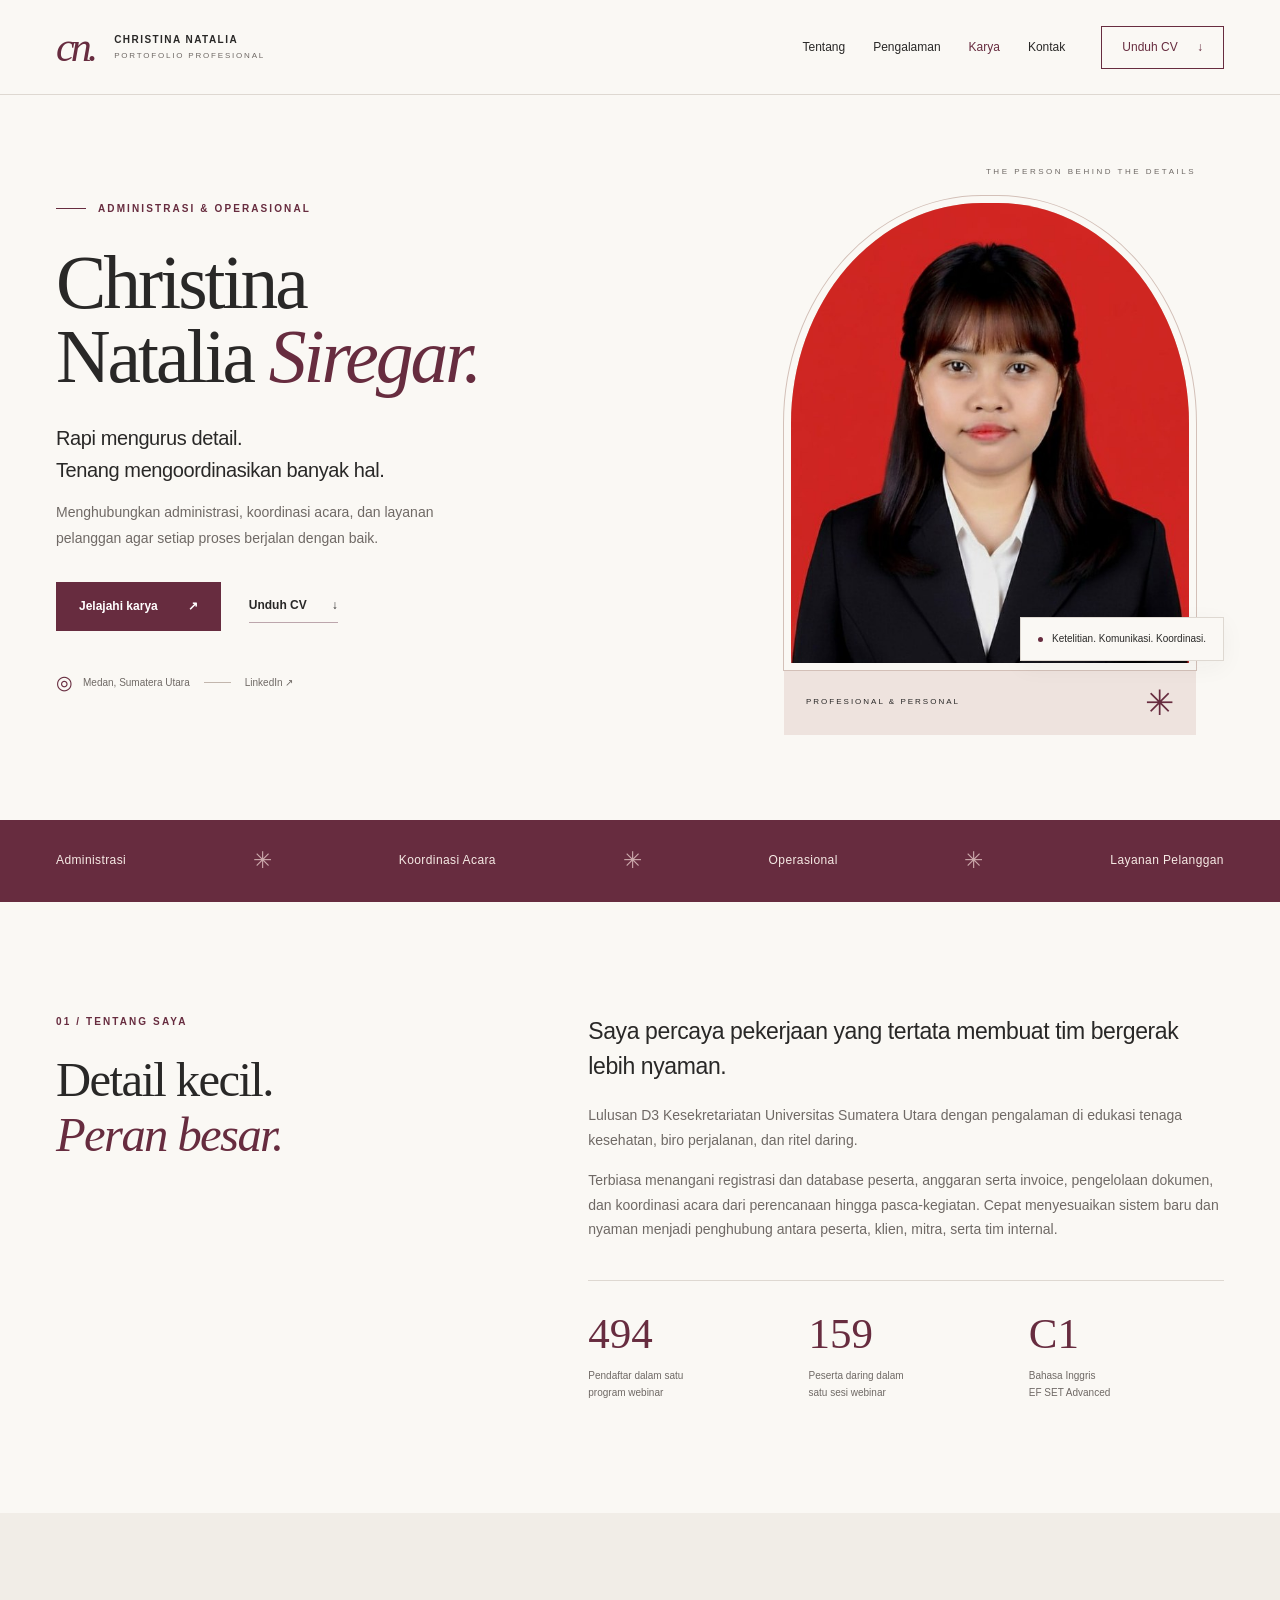
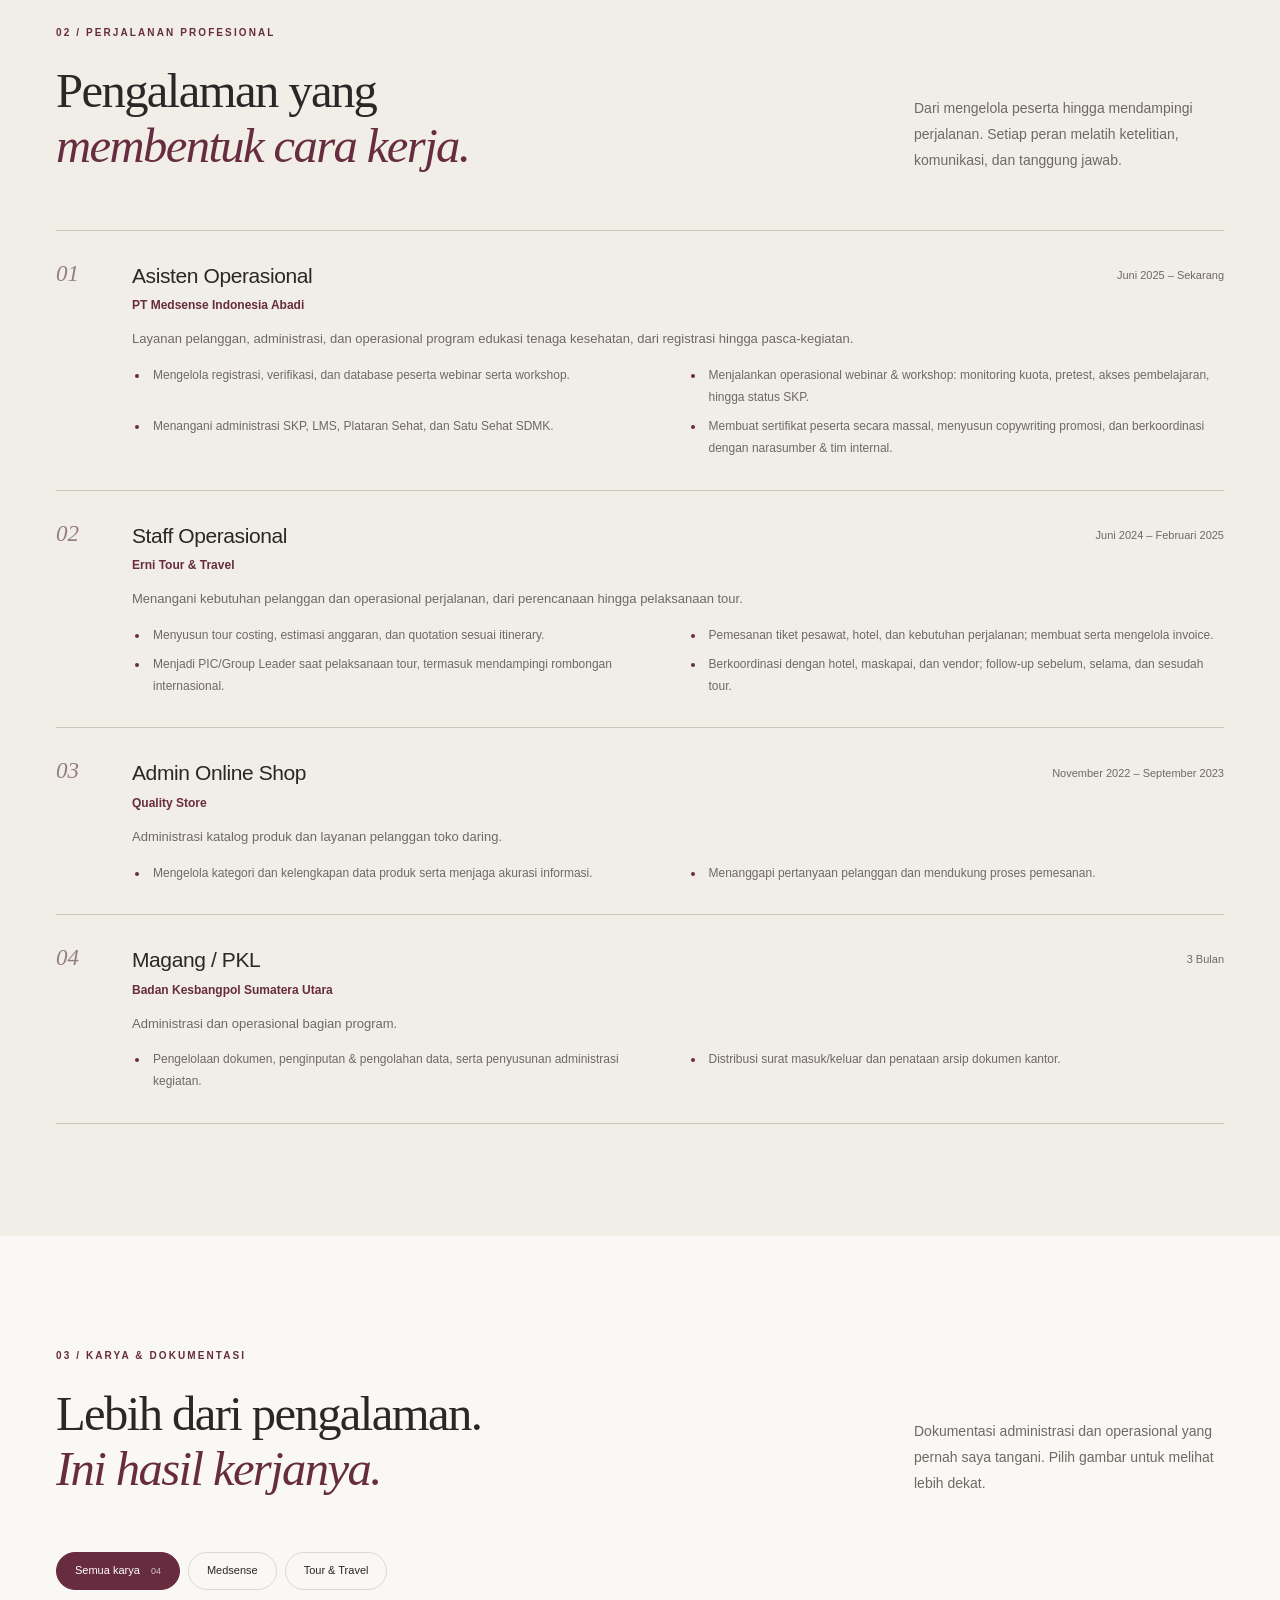
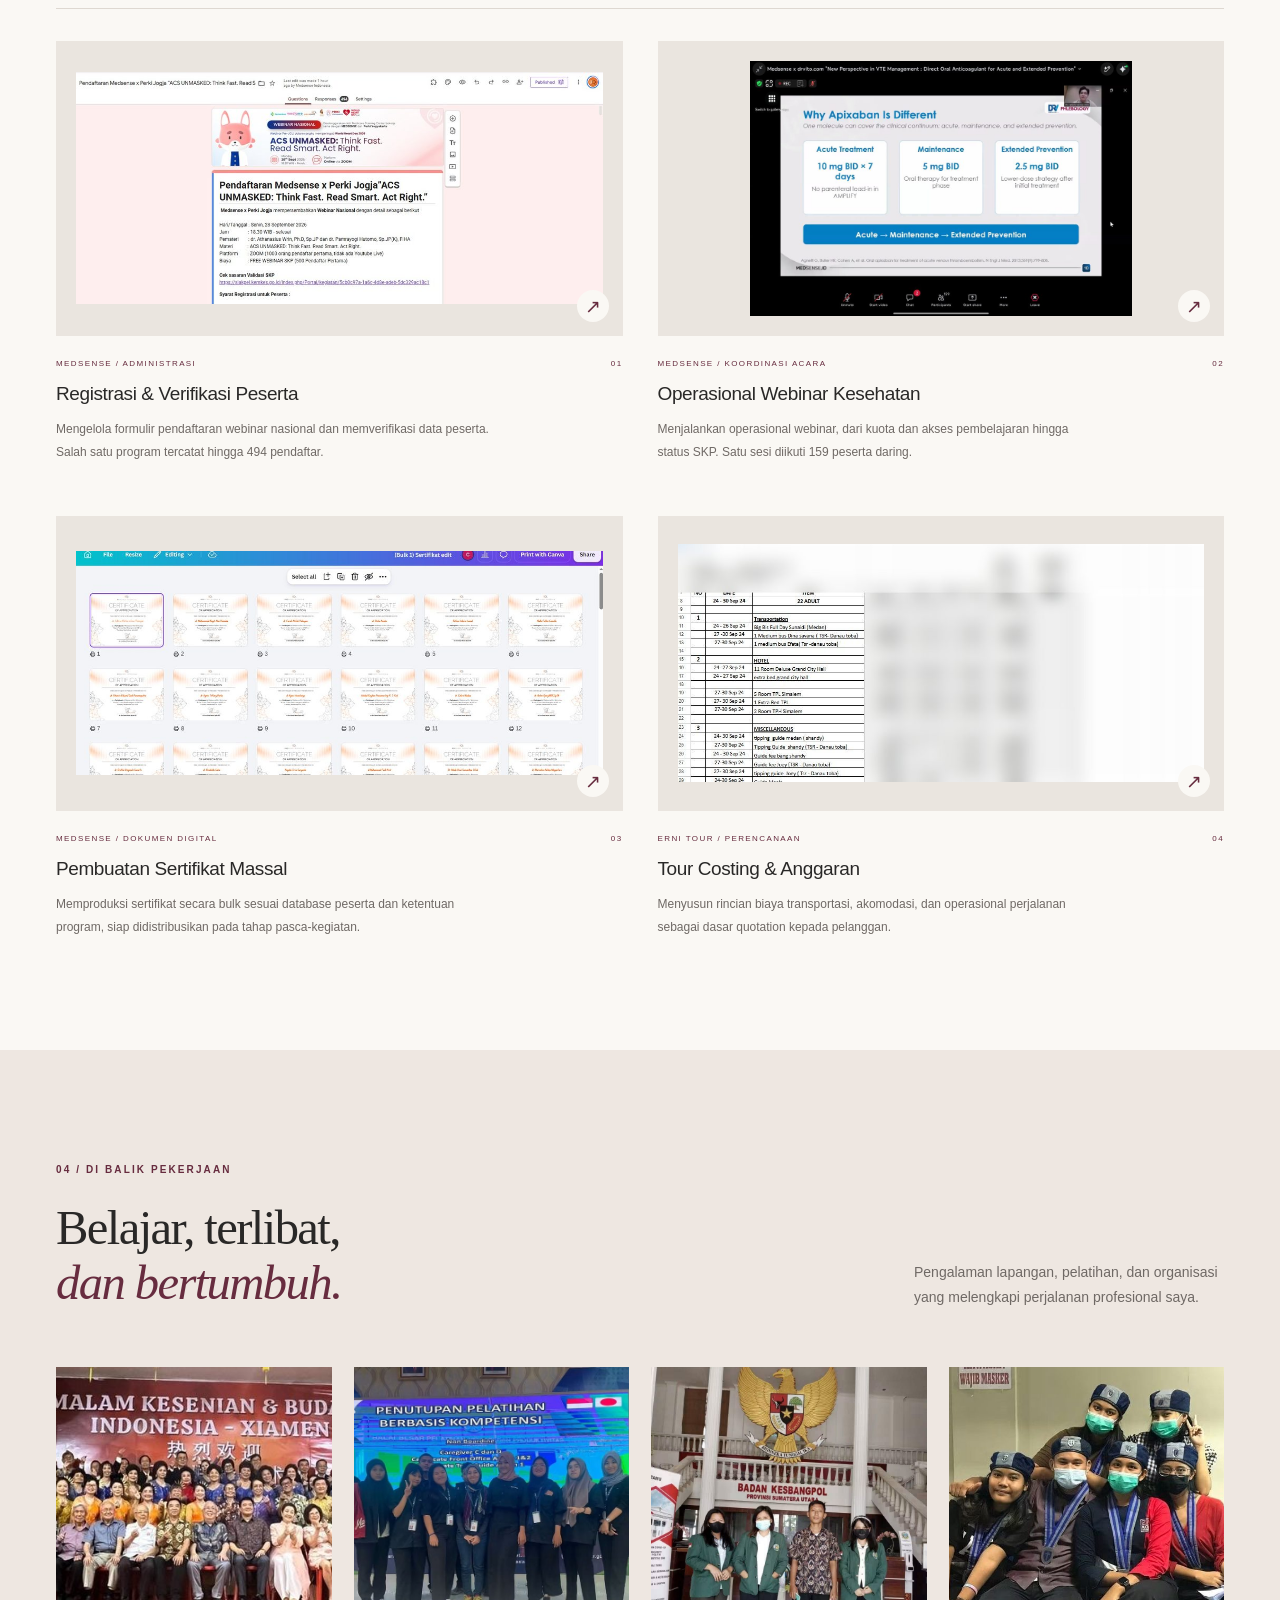
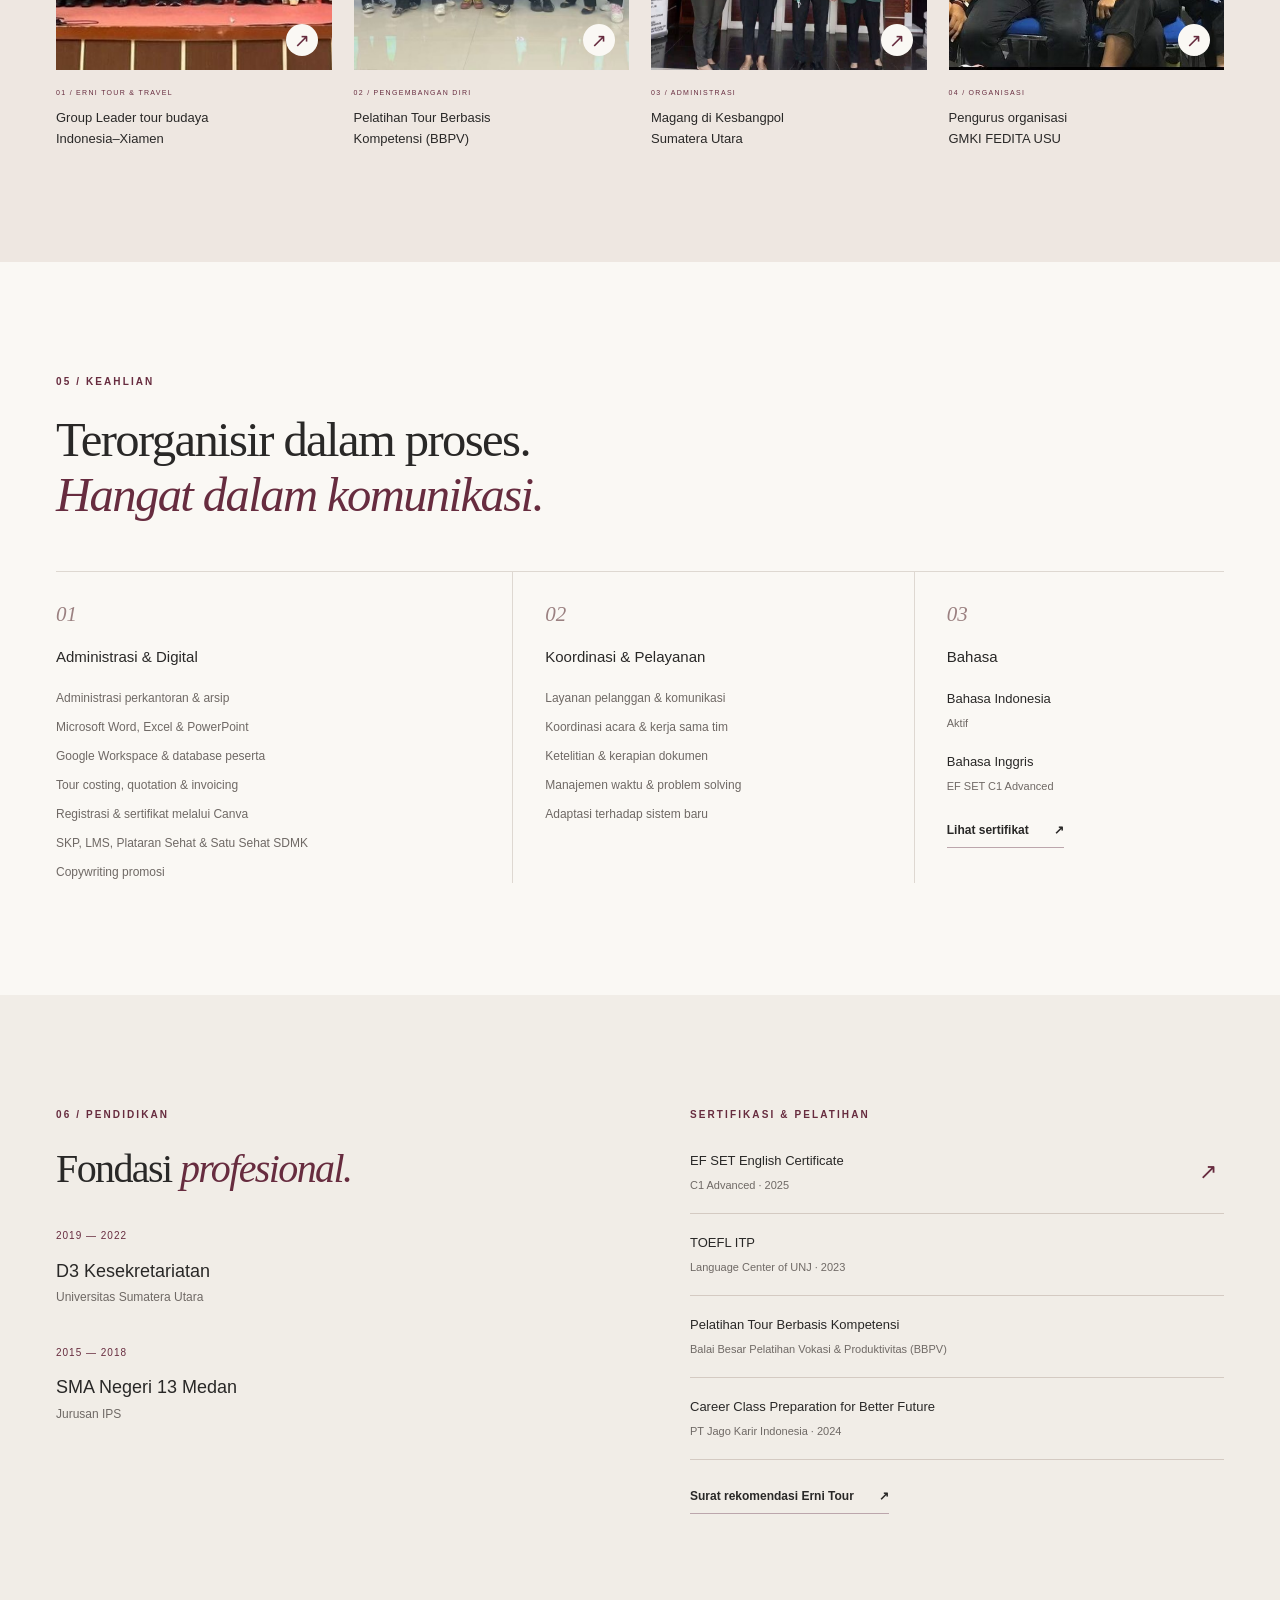
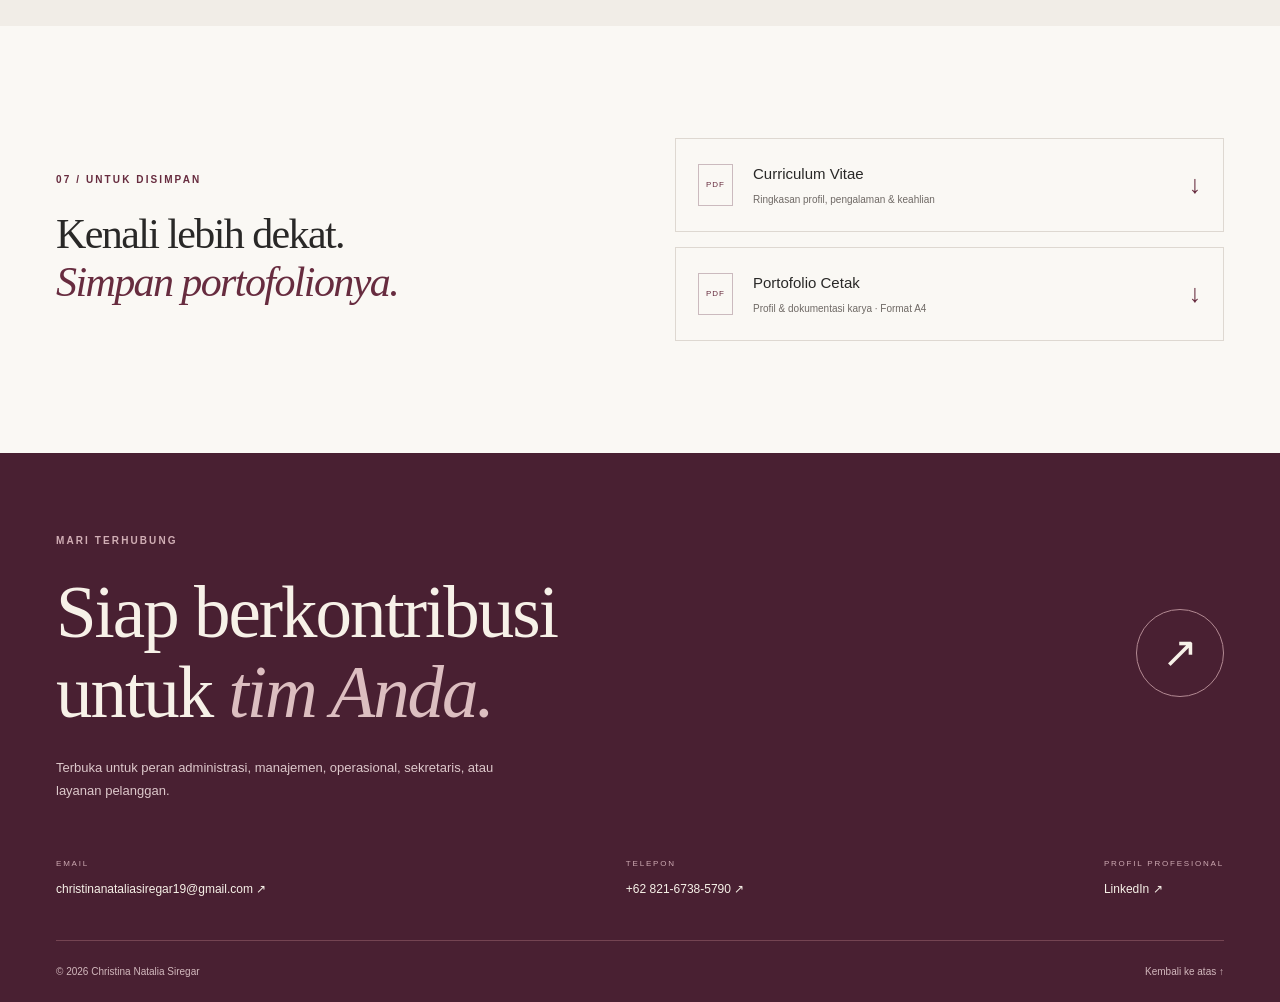
<file: index.html>
<!doctype html>
<html lang="id">
<head>
  <meta charset="utf-8">
  <meta name="viewport" content="width=device-width, initial-scale=1">
  <meta name="theme-color" content="#672c3f">
  <meta name="description" content="Portofolio Christina Natalia Siregar: administrasi, operasional, koordinasi acara, dan layanan pelanggan. Lihat pengalaman, bukti kerja, serta unduh CV dan portofolio PDF.">
  <meta property="og:title" content="Christina Natalia Siregar | Portofolio Profesional">
  <meta property="og:description" content="Teliti dalam administrasi. Andal dalam koordinasi. Jelajahi pengalaman dan bukti kerja Christina Natalia Siregar.">
  <meta property="og:type" content="website">
  <title>Christina Natalia Siregar | Administrasi & Operasional</title>
  <link rel="icon" href="assets/favicon.svg" type="image/svg+xml">
  <link rel="stylesheet" href="assets/style.css">
  <script src="assets/app.js" defer></script>
</head>
<body>
<a class="skip" href="#utama">Lewati ke konten</a>
<header class="header">
  <div class="wrap nav">
    <a class="brand" href="#utama" aria-label="Christina Natalia, halaman awal"><span class="monogram">cn.</span><span>CHRISTINA NATALIA<span class="brand-sub">PORTOFOLIO PROFESIONAL</span></span></a>
    <button class="menu-toggle" aria-expanded="false" aria-controls="navigation" aria-label="Buka menu"><span></span><span></span></button>
    <nav id="navigation" aria-label="Navigasi utama">
      <a href="#ringkasan">Tentang</a><a href="#pengalaman">Pengalaman</a><a href="#bukti">Karya</a><a href="#kontak">Kontak</a>
      <a class="nav-download" href="CV-Christina-Natalia-Siregar.pdf" download>Unduh CV <span aria-hidden="true">↓</span></a>
    </nav>
  </div>
</header>
<main id="utama">
<section class="hero wrap" aria-labelledby="hero-title">
  <div class="hero-copy">
    <p class="eyebrow"><span class="line"></span> ADMINISTRASI & OPERASIONAL</p>
    <h1 id="hero-title">Christina<br>Natalia <em>Siregar.</em></h1>
    <p class="hero-statement">Rapi mengurus detail.<br>Tenang mengoordinasikan banyak hal.</p>
    <p class="hero-desc">Menghubungkan administrasi, koordinasi acara, dan layanan pelanggan agar setiap proses berjalan dengan baik.</p>
    <div class="actions"><a class="button primary" href="#bukti">Jelajahi karya <span aria-hidden="true">↗</span></a><a class="text-link" href="CV-Christina-Natalia-Siregar.pdf" download>Unduh CV <span aria-hidden="true">↓</span></a></div>
    <div class="hero-location"><span aria-hidden="true">◎</span> Medan, Sumatera Utara <span class="location-rule"></span><a href="https://www.linkedin.com/in/christinanataliasiregar/" target="_blank" rel="noopener noreferrer">LinkedIn ↗</a></div>
  </div>
  <div class="hero-visual">
    <span class="visual-label">THE PERSON BEHIND THE DETAILS</span>
    <div class="portrait-frame"><img src="assets/portrait.jpg" alt="Christina Natalia Siregar" width="600" height="750" fetchpriority="high"></div>
    <div class="portrait-caption"><span>PROFESIONAL & PERSONAL</span><span class="spark" aria-hidden="true">✳</span></div>
    <div class="portrait-note"><span class="small-dot"></span> Ketelitian. Komunikasi. Koordinasi.</div>
  </div>
</section>
<div class="specialties" aria-label="Bidang pengalaman"><div class="wrap"><span>Administrasi</span><span aria-hidden="true">✳</span><span>Koordinasi Acara</span><span aria-hidden="true">✳</span><span>Operasional</span><span aria-hidden="true">✳</span><span>Layanan Pelanggan</span></div></div>
<section id="ringkasan" class="section wrap about">
  <div class="section-label"><span>01 / TENTANG SAYA</span><h2>Detail kecil.<br><em>Peran besar.</em></h2></div>
  <div class="about-content"><p class="intro">Saya percaya pekerjaan yang tertata membuat tim bergerak lebih nyaman.</p><p>Lulusan D3 Kesekretariatan Universitas Sumatera Utara dengan pengalaman di edukasi tenaga kesehatan, biro perjalanan, dan ritel daring.</p><p>Terbiasa menangani registrasi dan database peserta, anggaran serta invoice, pengelolaan dokumen, dan koordinasi acara dari perencanaan hingga pasca-kegiatan. Cepat menyesuaikan sistem baru dan nyaman menjadi penghubung antara peserta, klien, mitra, serta tim internal.</p>
    <div class="highlights"><div><strong>494</strong><span>Pendaftar dalam satu<br>program webinar</span></div><div><strong>159</strong><span>Peserta daring dalam<br>satu sesi webinar</span></div><div><strong>C1</strong><span>Bahasa Inggris<br>EF SET Advanced</span></div></div>
  </div>
</section>
<section id="pengalaman" class="section experience-section">
  <div class="wrap"><div class="section-heading"><div class="section-label"><span>02 / PERJALANAN PROFESIONAL</span><h2>Pengalaman yang<br><em>membentuk cara kerja.</em></h2></div><p>Dari mengelola peserta hingga mendampingi perjalanan. Setiap peran melatih ketelitian, komunikasi, dan tanggung jawab.</p></div>
  <div class="experience-list">
<article class="xp"><span class="xp-number">01</span><div class="xp-body">
        <div class="xp-top"><h3 class="xp-role">Asisten Operasional</h3><span class="xp-date">Juni 2025 – Sekarang</span></div>
        <div class="xp-org">PT Medsense Indonesia Abadi</div>
        <p class="xp-sub">Layanan pelanggan, administrasi, dan operasional program edukasi tenaga kesehatan, dari registrasi hingga pasca-kegiatan.</p>
        <ul class="xp-list">
          <li>Mengelola registrasi, verifikasi, dan database peserta webinar serta workshop.</li>
          <li>Menjalankan operasional webinar &amp; workshop: monitoring kuota, pretest, akses pembelajaran, hingga status SKP.</li>
          <li>Menangani administrasi SKP, LMS, Plataran Sehat, dan Satu Sehat SDMK.</li>
          <li>Membuat sertifikat peserta secara massal, menyusun copywriting promosi, dan berkoordinasi dengan narasumber &amp; tim internal.</li>
        </ul>
      </div></article>
<article class="xp"><span class="xp-number">02</span><div class="xp-body">
        <div class="xp-top"><h3 class="xp-role">Staff Operasional</h3><span class="xp-date">Juni 2024 – Februari 2025</span></div>
        <div class="xp-org">Erni Tour &amp; Travel</div>
        <p class="xp-sub">Menangani kebutuhan pelanggan dan operasional perjalanan, dari perencanaan hingga pelaksanaan tour.</p>
        <ul class="xp-list">
          <li>Menyusun tour costing, estimasi anggaran, dan quotation sesuai itinerary.</li>
          <li>Pemesanan tiket pesawat, hotel, dan kebutuhan perjalanan; membuat serta mengelola invoice.</li>
          <li>Menjadi PIC/Group Leader saat pelaksanaan tour, termasuk mendampingi rombongan internasional.</li>
          <li>Berkoordinasi dengan hotel, maskapai, dan vendor; follow-up sebelum, selama, dan sesudah tour.</li>
        </ul>
      </div></article>
<article class="xp"><span class="xp-number">03</span><div class="xp-body">
        <div class="xp-top"><h3 class="xp-role">Admin Online Shop</h3><span class="xp-date">November 2022 – September 2023</span></div>
        <div class="xp-org">Quality Store</div>
        <p class="xp-sub">Administrasi katalog produk dan layanan pelanggan toko daring.</p>
        <ul class="xp-list">
          <li>Mengelola kategori dan kelengkapan data produk serta menjaga akurasi informasi.</li>
          <li>Menanggapi pertanyaan pelanggan dan mendukung proses pemesanan.</li>
        </ul>
      </div></article>
<article class="xp"><span class="xp-number">04</span><div class="xp-body">
        <div class="xp-top"><h3 class="xp-role">Magang / PKL</h3><span class="xp-date">3 Bulan</span></div>
        <div class="xp-org">Badan Kesbangpol Sumatera Utara</div>
        <p class="xp-sub">Administrasi dan operasional bagian program.</p>
        <ul class="xp-list">
          <li>Pengelolaan dokumen, penginputan &amp; pengolahan data, serta penyusunan administrasi kegiatan.</li>
          <li>Distribusi surat masuk/keluar dan penataan arsip dokumen kantor.</li>
        </ul>
      </div></article>
  </div></div>
</section>
<section id="bukti" class="section wrap">
  <div class="section-heading"><div class="section-label"><span>03 / KARYA & DOKUMENTASI</span><h2>Lebih dari pengalaman.<br><em>Ini hasil kerjanya.</em></h2></div><p>Dokumentasi administrasi dan operasional yang pernah saya tangani. Pilih gambar untuk melihat lebih dekat.</p></div>
  <div class="filters" role="group" aria-label="Filter bukti kerja"><button class="filter active" data-filter="all" aria-pressed="true">Semua karya <span>04</span></button><button class="filter" data-filter="medsense" aria-pressed="false">Medsense</button><button class="filter" data-filter="tour" aria-pressed="false">Tour & Travel</button></div>
  <p class="sr-only" id="filter-status" role="status">Menampilkan 4 karya</p>
  <div class="work-grid">
    <article class="work" data-category="medsense"><button class="image-button" data-image="assets/registration.jpg" data-caption="Registrasi & Verifikasi Peserta" aria-label="Perbesar gambar registrasi dan verifikasi peserta"><img src="assets/registration.jpg" alt="Dokumentasi formulir registrasi webinar nasional" loading="lazy" width="1000" height="440"><span class="expand" aria-hidden="true">↗</span></button><div class="work-meta"><span>MEDSENSE / ADMINISTRASI</span><span>01</span></div><h3>Registrasi & Verifikasi Peserta</h3><p>Mengelola formulir pendaftaran webinar nasional dan memverifikasi data peserta. Salah satu program tercatat hingga 494 pendaftar.</p></article>
    <article class="work" data-category="medsense"><button class="image-button" data-image="assets/webinar.jpg" data-caption="Operasional Webinar Kesehatan" aria-label="Perbesar gambar operasional webinar kesehatan"><img src="assets/webinar.jpg" alt="Dokumentasi pelaksanaan webinar edukasi tenaga kesehatan" loading="lazy" width="1000" height="667"><span class="expand" aria-hidden="true">↗</span></button><div class="work-meta"><span>MEDSENSE / KOORDINASI ACARA</span><span>02</span></div><h3>Operasional Webinar Kesehatan</h3><p>Menjalankan operasional webinar, dari kuota dan akses pembelajaran hingga status SKP. Satu sesi diikuti 159 peserta daring.</p></article>
    <article class="work" data-category="medsense"><button class="image-button" data-image="assets/certificates.jpg" data-caption="Pembuatan Sertifikat Massal" aria-label="Perbesar gambar pembuatan sertifikat massal"><img src="assets/certificates.jpg" alt="Dokumentasi pembuatan sertifikat peserta secara massal" loading="lazy" width="1000" height="424"><span class="expand" aria-hidden="true">↗</span></button><div class="work-meta"><span>MEDSENSE / DOKUMEN DIGITAL</span><span>03</span></div><h3>Pembuatan Sertifikat Massal</h3><p>Memproduksi sertifikat secara bulk sesuai database peserta dan ketentuan program, siap didistribusikan pada tahap pasca-kegiatan.</p></article>
    <article class="work" data-category="tour"><button class="image-button" data-image="assets/tour-budget.jpg" data-caption="Tour Costing & Anggaran" aria-label="Perbesar gambar tour costing dan anggaran"><img src="assets/tour-budget.jpg" alt="Lembar rincian biaya dan anggaran perjalanan" loading="lazy" width="1008" height="456"><span class="expand" aria-hidden="true">↗</span></button><div class="work-meta"><span>ERNI TOUR / PERENCANAAN</span><span>04</span></div><h3>Tour Costing & Anggaran</h3><p>Menyusun rincian biaya transportasi, akomodasi, dan operasional perjalanan sebagai dasar quotation kepada pelanggan.</p></article>
  </div>
</section>
<section id="kegiatan" class="section gallery-section"><div class="wrap">
  <div class="section-heading"><div class="section-label"><span>04 / DI BALIK PEKERJAAN</span><h2>Belajar, terlibat,<br><em>dan bertumbuh.</em></h2></div><p>Pengalaman lapangan, pelatihan, dan organisasi yang melengkapi perjalanan profesional saya.</p></div>
  <div class="gallery">
    <figure><button class="image-button" data-image="assets/tour.jpg" data-caption="Group Leader tour budaya Indonesia–Xiamen" aria-label="Perbesar dokumentasi tour budaya"><img src="assets/tour.jpg" alt="Rombongan tour budaya Indonesia–Xiamen" loading="lazy" width="820" height="374"><span class="expand" aria-hidden="true">↗</span></button><figcaption><span>01 / ERNI TOUR & TRAVEL</span>Group Leader tour budaya<br>Indonesia–Xiamen</figcaption></figure>
    <figure><button class="image-button" data-image="assets/training.jpg" data-caption="Pelatihan Tour Berbasis Kompetensi (BBPV)" aria-label="Perbesar dokumentasi pelatihan tour"><img src="assets/training.jpg" alt="Peserta pelatihan tour berbasis kompetensi" loading="lazy" width="900" height="675"><span class="expand" aria-hidden="true">↗</span></button><figcaption><span>02 / PENGEMBANGAN DIRI</span>Pelatihan Tour Berbasis<br>Kompetensi (BBPV)</figcaption></figure>
    <figure><button class="image-button" data-image="assets/internship.jpg" data-caption="Magang administrasi di Kesbangpol Sumatera Utara" aria-label="Perbesar dokumentasi magang"><img src="assets/internship.jpg" alt="Kegiatan magang di Kesbangpol Sumatera Utara" loading="lazy" width="780" height="1044"><span class="expand" aria-hidden="true">↗</span></button><figcaption><span>03 / ADMINISTRASI</span>Magang di Kesbangpol<br>Sumatera Utara</figcaption></figure>
    <figure><button class="image-button" data-image="assets/organization.jpg" data-caption="Pengurus organisasi GMKI FEDITA USU" aria-label="Perbesar dokumentasi organisasi"><img src="assets/organization.jpg" alt="Kegiatan organisasi GMKI FEDITA USU" loading="lazy" width="820" height="546"><span class="expand" aria-hidden="true">↗</span></button><figcaption><span>04 / ORGANISASI</span>Pengurus organisasi<br>GMKI FEDITA USU</figcaption></figure>
  </div></div>
</section>
<section id="keahlian" class="section wrap skills-section"><div class="section-label"><span>05 / KEAHLIAN</span><h2>Terorganisir dalam proses.<br><em>Hangat dalam komunikasi.</em></h2></div>
  <div class="skills-grid"><div><span class="skill-no">01</span><h3>Administrasi & Digital</h3><ul><li>Administrasi perkantoran & arsip</li><li>Microsoft Word, Excel & PowerPoint</li><li>Google Workspace & database peserta</li><li>Tour costing, quotation & invoicing</li><li>Registrasi & sertifikat melalui Canva</li><li>SKP, LMS, Plataran Sehat & Satu Sehat SDMK</li><li>Copywriting promosi</li></ul></div><div><span class="skill-no">02</span><h3>Koordinasi & Pelayanan</h3><ul><li>Layanan pelanggan & komunikasi</li><li>Koordinasi acara & kerja sama tim</li><li>Ketelitian & kerapian dokumen</li><li>Manajemen waktu & problem solving</li><li>Adaptasi terhadap sistem baru</li></ul></div><div><span class="skill-no">03</span><h3>Bahasa</h3><p>Bahasa Indonesia<span class="skill-detail">Aktif</span></p><p>Bahasa Inggris<span class="skill-detail">EF SET C1 Advanced</span></p><a class="text-link" href="EF%20SET%20Certificate.pdf" target="_blank" rel="noopener noreferrer">Lihat sertifikat <span aria-hidden="true">↗</span></a></div></div>
</section>
<section id="kredensial" class="section credentials-section"><div class="wrap credentials-grid">
  <div><div class="section-label"><span>06 / PENDIDIKAN</span><h2>Fondasi <em>profesional.</em></h2></div><div class="credential"><span>2019 — 2022</span><h3>D3 Kesekretariatan</h3><p>Universitas Sumatera Utara</p></div><div class="credential"><span>2015 — 2018</span><h3>SMA Negeri 13 Medan</h3><p>Jurusan IPS</p></div></div>
  <div class="certifications"><p class="eyebrow">SERTIFIKASI & PELATIHAN</p><div class="cert"><div><h3>EF SET English Certificate</h3><p>C1 Advanced · 2025</p></div><a href="EF%20SET%20Certificate.pdf" target="_blank" rel="noopener noreferrer" aria-label="Lihat sertifikat EF SET">↗</a></div><div class="cert"><div><h3>TOEFL ITP</h3><p>Language Center of UNJ · 2023</p></div></div><div class="cert"><div><h3>Pelatihan Tour Berbasis Kompetensi</h3><p>Balai Besar Pelatihan Vokasi & Produktivitas (BBPV)</p></div></div><div class="cert"><div><h3>Career Class Preparation for Better Future</h3><p>PT Jago Karir Indonesia · 2024</p></div></div><a class="text-link" href="Surat%20Rekomendasi%20Erni%20Tour.pdf" target="_blank" rel="noopener noreferrer">Surat rekomendasi Erni Tour <span aria-hidden="true">↗</span></a></div>
</div></section>
<section id="unduhan" class="section wrap downloads"><div class="section-label"><span>07 / UNTUK DISIMPAN</span><h2>Kenali lebih dekat.<br><em>Simpan portofolionya.</em></h2></div><div class="download-grid"><a class="download-card" href="CV-Christina-Natalia-Siregar.pdf" download><span class="file-icon">PDF</span><div><h3>Curriculum Vitae</h3><p>Ringkasan profil, pengalaman & keahlian</p></div><span class="download-arrow" aria-hidden="true">↓</span></a><a class="download-card" href="Portofolio-Christina-Natalia-Siregar.pdf" download><span class="file-icon">PDF</span><div><h3>Portofolio Cetak</h3><p>Profil & dokumentasi karya · Format A4</p></div><span class="download-arrow" aria-hidden="true">↓</span></a></div></section>
<section id="kontak" class="contact-section"><div class="wrap"><p class="eyebrow">MARI TERHUBUNG</p><div class="contact-heading"><h2>Siap berkontribusi<br>untuk <em>tim Anda.</em></h2><a class="contact-round" href="mailto:christinanataliasiregar19@gmail.com" aria-label="Kirim email kepada Christina"><span aria-hidden="true">↗</span></a></div><p class="contact-description">Terbuka untuk peran administrasi, manajemen, operasional, sekretaris, atau layanan pelanggan.</p><div class="contact-links"><a href="mailto:christinanataliasiregar19@gmail.com"><span>EMAIL</span>christinanataliasiregar19@gmail.com ↗</a><a href="tel:+6282167385790"><span>TELEPON</span>+62 821-6738-5790 ↗</a><a href="https://www.linkedin.com/in/christinanataliasiregar/" target="_blank" rel="noopener noreferrer"><span>PROFIL PROFESIONAL</span>LinkedIn ↗</a></div><footer><span>© 2026 Christina Natalia Siregar</span><a href="#utama">Kembali ke atas ↑</a></footer></div></section>
</main>
<dialog id="lightbox" aria-labelledby="lightbox-caption"><div class="lightbox-bar"><p id="lightbox-caption"></p><button class="close-lightbox" aria-label="Tutup gambar">Tutup ×</button></div><img id="lightbox-image" src="assets/registration.jpg" alt=""></dialog>
</body>
</html>
</file>
<file: assets/style.css>
:root{--paper:#faf8f4;--ink:#292827;--muted:#6f6965;--wine:#672c3f;--wine-dark:#492032;--pink:#eee3de;--line:#ded8d1;--serif:Georgia,'Times New Roman',serif;--sans:'Segoe UI',Arial,sans-serif}*{box-sizing:border-box}html{scroll-behavior:smooth;scroll-padding-top:100px}body{margin:0;background:var(--paper);color:var(--ink);font-family:var(--sans);font-size:15px;line-height:1.75;-webkit-font-smoothing:antialiased}body.modal-open{overflow:hidden}h1,h2,h3,p,figure{margin:0}a{color:inherit;text-decoration:none}button{font:inherit;color:inherit;cursor:pointer}img{display:block;max-width:100%}button,a{-webkit-tap-highlight-color:transparent}button:focus-visible,a:focus-visible{outline:3px solid #b47c31;outline-offset:5px}::selection{background:#e8cbd4;color:var(--wine-dark)}.wrap{width:min(1200px,calc(100% - 112px));margin-inline:auto}.section{padding-block:112px}h2{font:400 clamp(34px,3.8vw,52px)/1.13 var(--serif);letter-spacing:-1.6px}h2 em{font-weight:400;color:var(--wine)}.eyebrow,.section-label>span{font-size:10px;font-weight:600;letter-spacing:2.1px;line-height:1.5}.section-label>span{color:var(--wine);display:block;margin-bottom:24px}.section-heading{display:flex;justify-content:space-between;align-items:flex-end;gap:65px;margin-bottom:56px}.section-heading>p{max-width:310px;color:var(--muted);font-size:14px;line-height:1.85}.header{position:sticky;top:0;z-index:30;background:rgba(250,248,244,.96);border-bottom:1px solid var(--line);backdrop-filter:blur(18px)}.nav{height:94px;display:flex;align-items:center;justify-content:space-between;gap:28px}.brand{display:flex;align-items:center;gap:14px;font-size:10px;font-weight:600;letter-spacing:1.45px;line-height:1.8}.brand-sub{display:block;font-size:8px;font-weight:400;letter-spacing:1.8px;color:var(--muted)}.monogram{font:italic 42px/1 var(--serif);letter-spacing:-4px;color:var(--wine);margin-right:6px}.nav nav{display:flex;align-items:center;gap:28px;font-size:12px}nav a{transition:color .2s}nav a:hover,nav a[aria-current]{color:var(--wine)}nav .nav-download{border:1px solid var(--wine);padding:10px 20px;color:var(--wine);margin-left:8px}.nav-download span{margin-left:16px}.menu-toggle{display:none}.hero{display:grid;grid-template-columns:1.25fr 1fr;gap:75px;align-items:center;padding-block:70px 85px;min-height:690px}.hero .eyebrow{display:flex;gap:12px;align-items:center;color:var(--wine);margin-bottom:30px}.line{width:30px;height:1px;background:var(--wine)}h1{font:400 clamp(56px,5.9vw,84px)/.99 var(--serif);letter-spacing:-3px}h1 em{color:var(--wine);font-weight:400}.hero-statement{margin-top:27px;font-size:20px;line-height:1.6;letter-spacing:-.4px}.hero-desc{max-width:390px;margin-top:14px;color:var(--muted);font-size:14px;line-height:1.85}.actions{display:flex;gap:28px;align-items:center;margin-top:30px}.button{display:inline-flex;justify-content:center;align-items:center;gap:30px;padding:14px 23px;font-size:12px;font-weight:600;transition:background .2s,transform .2s}.primary{color:#fff;background:var(--wine)}.primary:hover{background:var(--wine-dark);transform:translateY(-2px)}.text-link{display:inline-flex;align-items:center;gap:25px;font-size:12px;font-weight:600;border-bottom:1px solid #bca6ac;padding-block:6px}.text-link:hover{color:var(--wine)}.hero-location{display:flex;align-items:center;gap:10px;font-size:10px;color:var(--muted);margin-top:35px}.hero-location>span:first-child{color:var(--wine);font-size:19px}.location-rule{height:1px;width:27px;background:#c2b6ad;margin-inline:4px}.hero-visual{position:relative;padding:0 28px 0 10px;max-width:450px;justify-self:end;width:100%}.visual-label{display:block;font-size:8px;letter-spacing:2.5px;text-align:right;margin-bottom:17px;color:var(--muted)}.portrait-frame{background:#d1b7ad;border-radius:48% 48% 0 0;overflow:hidden;aspect-ratio:4/4.6;position:relative;border:7px solid var(--paper);outline:1px solid #d3c0b8}.portrait-frame img{height:100%;width:100%;object-fit:cover;object-position:center 22%}.portrait-caption{display:flex;justify-content:space-between;align-items:center;background:var(--pink);padding:15px 22px}.portrait-caption>span:first-child{font-size:8px;letter-spacing:2px}.spark{color:var(--wine);font-size:35px;line-height:1}.portrait-note{font-size:10px;position:absolute;bottom:74px;right:0;background:var(--paper);padding:12px 17px;box-shadow:0 6px 25px #2928270b;border:1px solid var(--line)}.small-dot{display:inline-block;width:5px;height:5px;background:var(--wine);border-radius:50%;margin-right:6px}.specialties{background:var(--wine);color:#f6eae5}.specialties>.wrap{display:flex;justify-content:space-between;gap:20px;align-items:center;padding-block:21px}.specialties span{font-size:12px;letter-spacing:.4px}.specialties span[aria-hidden]{font-size:23px;font-family:var(--serif);color:#cba9ac}.about{display:grid;grid-template-columns:.85fr 1.25fr;gap:100px}.about-content{color:var(--muted);font-size:14px}.about-content .intro{font-size:23px;line-height:1.5;color:var(--ink);margin-bottom:20px;letter-spacing:-.4px}.about-content>p+p{margin-top:16px}.highlights{display:grid;grid-template-columns:repeat(3,1fr);gap:25px;margin-top:38px;border-top:1px solid var(--line);padding-top:27px}.highlights strong{display:block;color:var(--wine);font:400 43px/1.2 var(--serif)}.highlights span{font-size:10px;line-height:1.7;display:block;margin-top:8px}.experience-section{background:#f1ede7}.experience-list{border-top:1px solid #cfc6bf}.xp{display:flex;gap:44px;border-bottom:1px solid #cfc6bf;padding-block:30px}.xp-number{font:italic 23px var(--serif);color:#967e7f;min-width:32px}.xp-body{flex:1;min-width:0}.xp-top{display:flex;align-items:center;justify-content:space-between;gap:20px}.xp-role{font-size:21px;font-weight:500;line-height:1.4;letter-spacing:-.4px}.xp-date{font-size:11px;color:var(--muted)}.xp-org{font-size:12px;font-weight:600;color:var(--wine);margin-block:5px 12px}.xp-sub{color:var(--muted);font-size:13px;max-width:780px}.xp-list{padding-left:17px;margin:14px 0 0;display:grid;grid-template-columns:1fr 1fr;gap:8px 36px;color:var(--muted);font-size:12px;line-height:1.8}.xp-list li{padding-left:4px}.xp-list li::marker{color:var(--wine)}.filters{display:flex;gap:8px;margin-bottom:32px;border-bottom:1px solid var(--line);padding-bottom:18px}.filter{border:1px solid var(--line);background:transparent;border-radius:30px;padding:8px 18px;font-size:11px}.filter.active{background:var(--wine);color:#fff;border-color:var(--wine)}.filter>span{font-size:9px;margin-left:8px;opacity:.7}.work-grid{display:grid;grid-template-columns:1fr 1fr;gap:52px 35px}.work[hidden]{display:none}.image-button{position:relative;width:100%;border:0;padding:0;background:#eae5df;overflow:hidden;display:block}.work .image-button{height:295px;padding:20px}.work .image-button img{width:100%;height:100%;object-fit:contain;transition:transform .45s}.image-button:hover img{transform:scale(1.035)}.expand{position:absolute;right:14px;bottom:14px;display:grid;place-items:center;background:var(--paper);color:var(--wine);height:32px;width:32px;font-size:19px;border-radius:50%}.work-meta{display:flex;justify-content:space-between;font-size:8px;letter-spacing:1.4px;color:var(--wine);margin-top:21px}.work h3{font-size:19px;font-weight:500;margin-top:6px;letter-spacing:-.4px}.work p{font-size:12px;line-height:1.9;color:var(--muted);margin-top:8px;max-width:440px}.gallery-section{background:#eee7e1}.gallery{display:grid;grid-template-columns:repeat(4,1fr);gap:22px}.gallery .image-button{aspect-ratio:4/4.4}.gallery img{height:100%;width:100%;object-fit:cover;transition:transform .45s}.gallery figure:first-child img{object-position:45% center}.gallery figcaption{font-size:13px;line-height:1.65;margin-top:17px}.gallery figcaption span{display:block;color:var(--wine);font-size:7px;letter-spacing:1.3px;margin-bottom:8px}.skills-grid{display:grid;grid-template-columns:1.25fr 1.1fr .85fr;margin-top:48px;border-top:1px solid var(--line)}.skills-grid>div{padding:30px 28px 0 0}.skills-grid>div+div{border-left:1px solid var(--line);padding-left:32px}.skill-no{font:italic 21px var(--serif);color:#9b8181}.skills-grid h3{font-size:15px;font-weight:500;margin-block:15px 18px}.skills-grid ul{list-style:none;padding:0;margin:0;color:var(--muted);font-size:12px}.skills-grid li{margin-top:8px}.skills-grid p{font-size:13px;margin-bottom:18px}.skill-detail{display:block;font-size:11px;color:var(--muted);margin-top:3px}.credentials-section{background:#f1ede7}.credentials-grid{display:grid;grid-template-columns:1fr 1fr;gap:100px}.credentials-grid h2{font-size:40px}.credential{padding-top:30px}.credential>span{color:var(--wine);font-size:10px;letter-spacing:1px}.credential h3{font-size:18px;font-weight:500;margin-top:8px}.credential p{font-size:12px;color:var(--muted)}.certifications>.eyebrow{color:var(--wine);margin-bottom:10px}.cert{padding-block:18px;border-bottom:1px solid #d4cac2;display:flex;justify-content:space-between;align-items:center;gap:18px}.cert h3{font-size:13px;font-weight:500}.cert p{font-size:11px;color:var(--muted);margin-top:3px}.cert>a{font-size:22px;color:var(--wine);padding:0 7px}.certifications>.text-link{margin-top:20px}.downloads{display:grid;grid-template-columns:1fr 1fr;gap:70px;align-items:center}.downloads h2{font-size:42px}.download-grid{display:grid;gap:15px}.download-card{border:1px solid var(--line);padding:22px;display:flex;align-items:center;gap:20px;transition:background .2s,border-color .2s}.download-card:hover{background:#f0e7e2;border-color:#baa3a6}.file-icon{font-size:8px;letter-spacing:1px;border:1px solid #cbbabe;padding:13px 7px;color:var(--wine)}.download-card h3{font-size:15px;font-weight:500}.download-card p{font-size:10px;color:var(--muted);margin-top:4px}.download-arrow{margin-left:auto;color:var(--wine);font-size:25px}.contact-section{background:var(--wine-dark);color:#f7f1e8;padding-top:80px}.contact-section>.wrap>.eyebrow{color:#d1aeb5}.contact-heading{display:flex;justify-content:space-between;align-items:center;margin-top:25px;gap:25px}.contact-heading h2{font-size:clamp(42px,5.7vw,76px);line-height:1.1;letter-spacing:-2px}.contact-heading h2 em{color:#dcbec0}.contact-round{width:88px;height:88px;border:1px solid #b38a93;border-radius:50%;display:grid;place-items:center;font-size:43px;flex-shrink:0;transition:background .2s}.contact-round:hover{background:#693347}.contact-description{font-size:13px;color:#ddc8cb;max-width:450px;margin-top:24px}.contact-links{display:flex;justify-content:space-between;gap:25px;margin-top:54px;padding-bottom:40px}.contact-links>a{font-size:12px}.contact-links span{display:block;color:#cda9b2;font-size:8px;letter-spacing:1.8px;margin-bottom:8px}.contact-links a:hover{text-decoration:underline}footer{border-top:1px solid #744452;padding-block:22px;display:flex;justify-content:space-between;font-size:10px;color:#d2b8bd}dialog{border:1px solid var(--line);background:var(--paper);padding:20px;max-width:min(1100px,94vw);max-height:93vh;width:fit-content;overflow:auto;color:var(--ink)}dialog::backdrop{background:#181316d9;backdrop-filter:blur(4px)}dialog img{max-height:76vh;object-fit:contain;width:auto;max-width:100%}.lightbox-bar{display:flex;align-items:center;justify-content:space-between;gap:25px;margin-bottom:16px;font-size:13px}.close-lightbox{background:var(--wine);color:#fff;border:0;padding:8px 15px;white-space:nowrap;font-size:12px}.sr-only,.skip:not(:focus){position:absolute;width:1px;height:1px;padding:0;margin:-1px;overflow:hidden;clip:rect(0,0,0,0);white-space:nowrap;border:0}.skip:focus{position:fixed;z-index:100;left:15px;top:15px;background:var(--wine);color:white;padding:12px 20px}
@media(min-width:1500px){.hero{min-height:760px}}@media(max-width:1100px){.wrap{width:calc(100% - 72px)}.nav nav{gap:19px}.hero{gap:40px}.hero-visual{padding-right:10px}.portrait-note{right:-12px}.about{gap:50px}.section{padding-block:85px}.credentials-grid{gap:50px}.contact-links>a{font-size:11px}.work .image-button{height:250px}.downloads{gap:40px}.download-card{gap:14px;padding:18px}}
@media(max-width:800px){html{scroll-padding-top:82px}.wrap{width:calc(100% - 48px)}.nav{height:78px}.brand{font-size:9px}.brand-sub{font-size:7px}.monogram{font-size:36px}.menu-toggle{display:grid;place-content:center;gap:6px;border:1px solid #ccbabe;background:transparent;width:43px;height:43px}.menu-toggle>span{width:18px;height:1px;background:var(--wine)}.nav nav{display:none;position:absolute;top:78px;left:0;right:0;background:var(--paper);padding:22px 24px;border-bottom:1px solid var(--line);box-shadow:0 15px 25px #2928270a}.nav nav.is-open{display:flex;flex-direction:column;align-items:stretch;gap:0}.nav nav a{padding:12px;font-size:14px}.nav nav .nav-download{margin:12px 0 0;text-align:center}.hero{gap:28px;min-height:auto;padding-block:50px 65px;grid-template-columns:1.12fr 1fr}.hero h1{font-size:52px;letter-spacing:-2px}.hero .eyebrow{font-size:8px;letter-spacing:1.3px;margin-bottom:24px}.hero-statement{font-size:17px}.hero-desc{font-size:12px}.actions{gap:20px}.button{padding:12px 17px;gap:17px;font-size:11px}.hero-location{flex-wrap:wrap;font-size:9px}.visual-label{font-size:6px;letter-spacing:1.3px}.portrait-caption{padding:13px}.portrait-caption>span:first-child{font-size:6px}.portrait-note{font-size:8px;bottom:60px;padding:9px}.spark{font-size:25px}.specialties>.wrap{gap:10px}.specialties span{font-size:10px}.specialties span[aria-hidden]{font-size:17px}.section{padding-block:72px}.section-heading{gap:35px}.section-heading>p{max-width:240px;font-size:12px}.about{grid-template-columns:.9fr 1.2fr;gap:35px}.about-content .intro{font-size:20px}.about-content{font-size:12px}.highlights{gap:16px}.highlights strong{font-size:36px}.highlights span{font-size:9px}.xp{gap:20px}.xp-role{font-size:19px}.xp-date{font-size:10px}.xp-list{font-size:11px}.work .image-button{height:205px;padding:15px}.work-grid{gap:35px 24px}.work h3{font-size:17px}.gallery{grid-template-columns:1fr 1fr;gap:32px 22px}.gallery .image-button{aspect-ratio:4/3.2}.skills-grid{grid-template-columns:1fr 1fr}.skills-grid>div:last-child{border-left:0;padding-left:0;grid-column:1/-1;margin-top:30px;border-top:1px solid var(--line)}.skills-grid>div:last-child p{display:inline-block;margin-right:40px}.skills-grid>div:last-child .text-link{display:flex;width:fit-content}.credentials-grid{gap:40px}.credentials-grid h2{font-size:33px}.downloads{grid-template-columns:1fr;gap:35px}.downloads h2{font-size:39px}.download-grid{grid-template-columns:1fr 1fr}.download-card{flex-wrap:wrap;position:relative;gap:16px}.download-card>div{width:100%}.download-arrow{position:absolute;right:20px;top:19px}.contact-links{flex-wrap:wrap}.contact-links>a:first-child{flex-basis:100%}.contact-links>a{font-size:12px}.contact-round{height:66px;width:66px;font-size:35px}}
@media(max-width:560px){.wrap{width:calc(100% - 40px)}.hero{grid-template-columns:1fr;gap:45px;padding-block:38px 55px}.hero h1{font-size:66px;letter-spacing:-2.6px}.hero-statement{font-size:20px;margin-top:24px}.hero-desc{font-size:14px;max-width:340px}.hero .eyebrow{font-size:8px}.hero .actions{gap:28px}.hero .button{padding:14px 22px;font-size:12px}.hero-location{margin-top:26px;font-size:10px}.hero-visual{width:88%;max-width:350px;justify-self:center;padding-inline:8px}.visual-label{font-size:7px;letter-spacing:1.7px}.portrait-frame{aspect-ratio:4/4.4}.portrait-caption{padding:14px 18px}.portrait-caption>span:first-child{font-size:7px}.spark{font-size:29px}.portrait-note{right:-12px;bottom:65px;font-size:9px}.specialties>.wrap{display:grid;grid-template-columns:1fr 1fr;gap:9px 20px;padding-block:18px}.specialties span{font-size:11px;text-align:center}.specialties span[aria-hidden]{display:none}.section{padding-block:62px}h2{font-size:36px;letter-spacing:-1.2px}.section-label>span{font-size:9px;letter-spacing:1.6px;margin-bottom:20px}.about{grid-template-columns:1fr;gap:30px}.about-content{font-size:13px}.about-content .intro{font-size:21px}.highlights{gap:15px;margin-top:30px}.highlights strong{font-size:38px}.highlights span{font-size:9px}.section-heading{display:block;margin-bottom:34px}.section-heading>p{max-width:100%;margin-top:23px;font-size:13px}.xp{gap:14px;padding-block:25px}.xp-number{font-size:18px;min-width:22px}.xp-top{align-items:flex-start;flex-direction:column;gap:5px}.xp-role{font-size:20px}.xp-org{font-size:12px;margin-top:9px}.xp-sub{font-size:12px}.xp-list{grid-template-columns:1fr;font-size:12px;gap:8px}.filters{gap:6px}.filter{padding:7px 12px;font-size:10px}.filter>span{margin-left:3px;font-size:8px}.work-grid{grid-template-columns:1fr;gap:37px}.work .image-button{height:235px;padding:15px}.work h3{font-size:19px}.work-meta{font-size:8px}.work p{font-size:12px}.gallery{gap:27px 15px}.gallery .image-button{aspect-ratio:4/4.3}.gallery figcaption{font-size:11px}.gallery figcaption span{font-size:6px;letter-spacing:1px}.skills-grid{grid-template-columns:1fr;margin-top:30px}.skills-grid>div,.skills-grid>div+div{border-left:0;border-top:1px solid var(--line);padding:24px 0 0;margin-top:24px}.skills-grid>div:first-child{margin-top:0;border-top:0}.skills-grid>div:last-child{grid-column:auto}.skills-grid>div:last-child p{display:block;margin-right:0}.skills-grid ul{font-size:13px}.skills-grid h3{font-size:17px;margin-block:12px}.credentials-grid{grid-template-columns:1fr;gap:42px}.credential h3{font-size:19px}.cert h3{font-size:14px}.cert p{font-size:12px}.download-grid{grid-template-columns:1fr}.download-card{flex-wrap:nowrap;padding:21px;gap:17px}.download-card>div{width:auto}.download-arrow{position:static}.download-card p{font-size:10px}.download-card h3{font-size:15px}.downloads h2{font-size:36px}.contact-section{padding-top:56px}.contact-heading h2{font-size:44px;letter-spacing:-1.5px}.contact-round{width:49px;height:49px;font-size:28px}.contact-heading{gap:8px}.contact-description{font-size:12px}.contact-links{gap:25px;margin-top:36px}.contact-links>a:first-child{font-size:11px;overflow-wrap:anywhere}.contact-links>a{font-size:11px}footer{font-size:9px;gap:18px;padding-block:22px}.lightbox-bar{font-size:11px;gap:15px}dialog{padding:12px}.close-lightbox{font-size:11px;padding:8px 10px}}
@media(prefers-reduced-motion:reduce){html{scroll-behavior:auto}*,*::before,*::after{transition:none!important;animation:none!important}}
@media print{@page{size:A4;margin:15mm}.header,.hero-visual,.specialties,.filters,.gallery-section,.contact-round,.actions,.hero-location,dialog,.downloads,.skip{display:none!important}body{background:#fff;color:#222;font-size:10pt}.wrap{width:100%;margin:0}.section{padding:8mm 0}.hero{display:block;min-height:0;padding:0 0 8mm}.hero h1{font-size:40pt}.hero h1 br{display:none}.hero-statement{font-size:14pt}.hero-desc{font-size:10pt;max-width:none}.hero .eyebrow{margin-bottom:10px}.about{gap:20px}.section-heading{margin-bottom:20px}.section-label>span{margin-bottom:12px}h2,.credentials-grid h2,.contact-heading h2{font-size:24pt}.experience-section,.credentials-section,.contact-section{background:white!important;color:#222!important}.xp{padding:6mm 0;break-inside:avoid}.xp-list{font-size:9pt}.work-grid{gap:7mm;display:grid;grid-template-columns:1fr 1fr}.work{break-inside:avoid}.work[hidden]{display:block}.work .image-button{height:40mm;padding:5mm}.work h3{font-size:12pt}.work p{font-size:9pt}.expand{display:none}.credentials-grid{gap:20px}.skills-grid{margin-top:20px}.contact-section{padding-top:10mm}.contact-heading h2 em,.contact-links span{color:#672c3f}.contact-description,.contact-links a,footer{color:#333}.contact-links{margin-top:15px;padding-bottom:10px}footer{padding-block:10px}.image-button{border:0}.section-heading>p{font-size:9pt}a[href^="mailto:"]{overflow-wrap:anywhere}}
</file>
